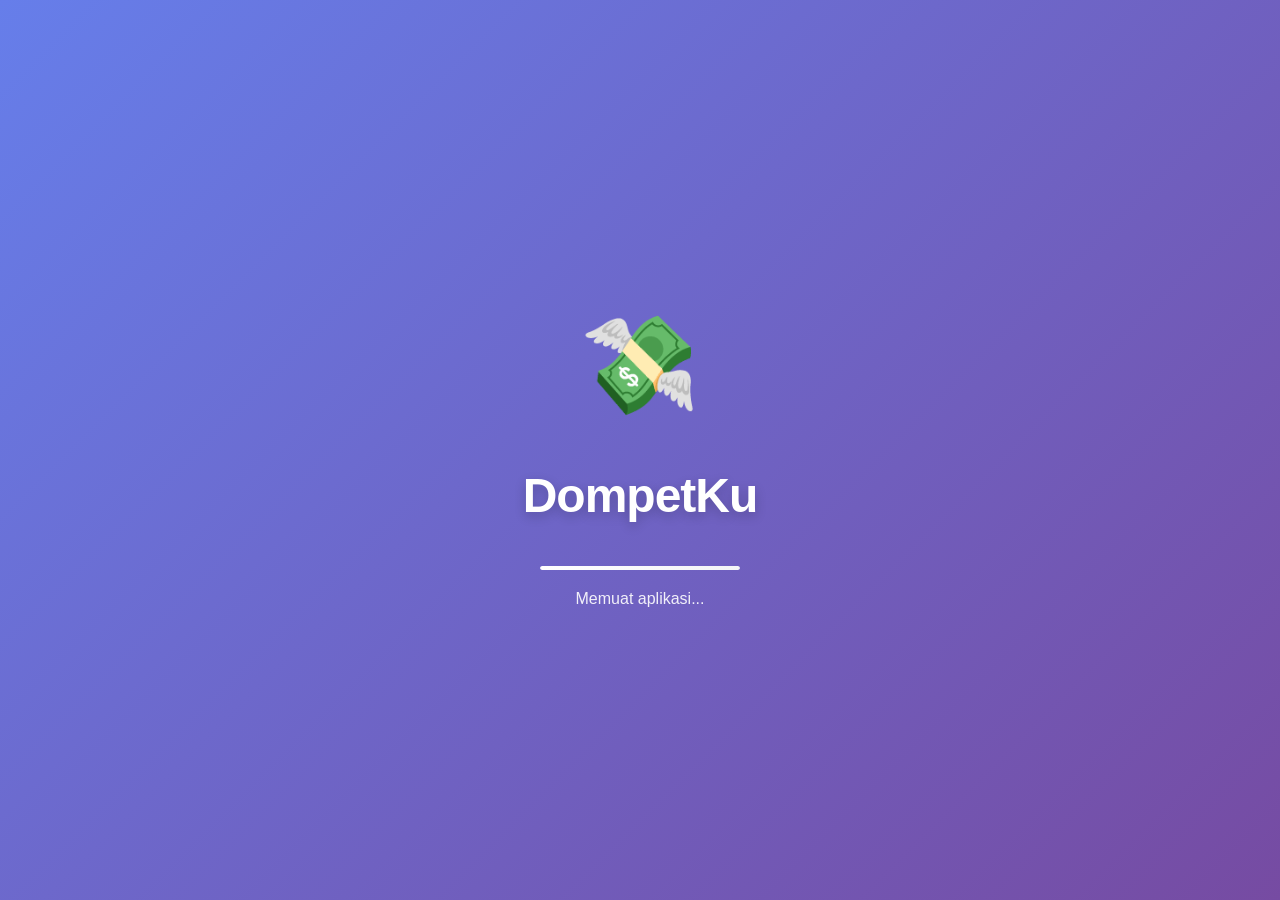
<file: index.html>
<!DOCTYPE html>
<html lang="id">
<head>
  <meta charset="UTF-8" />
  <meta name="viewport" content="width=device-width, initial-scale=1.0" />
  <meta name="description" content="DompetKu - Aplikasi pencatat pengeluaran untuk mahasiswa" />
  <meta name="theme-color" content="#7C3AED" />
  <meta name="apple-mobile-web-app-capable" content="yes" />
  <meta name="apple-mobile-web-app-status-bar-style" content="default" />
  <meta name="apple-mobile-web-app-title" content="DompetKu" />
  <title>DompetKu 💸</title>
  <link rel="manifest" href="manifest.json" />
  <link rel="icon" type="image/png" href="icons/icon-192.png" />
  <link rel="apple-touch-icon" href="icons/icon-192.png" />
  <link rel="stylesheet" href="style.css" />
</head>
<body>

  <!-- Splash Screen / Loading Screen -->
  <div id="splashScreen" class="splash-screen">
    <div class="splash-content">
      <div class="splash-logo">
        <div class="splash-icon">💸</div>
        <h1 class="splash-title">DompetKu</h1>
      </div>
      <div class="splash-loader">
        <div class="loader-bar"></div>
      </div>
      <p class="splash-text">Memuat aplikasi...</p>
    </div>
  </div>

  <!-- Header -->
  <header class="header">
    <div class="header-inner">
      <div class="logo">
        <span class="logo-icon">💸</span>
        <span class="logo-text">DompetKu</span>
      </div>
      <div class="header-actions">
        <button class="btn-icon" id="themeToggle" title="Toggle tema" aria-label="Toggle tema">🌙</button>
        <button class="btn-icon" id="exportBtn" title="Export CSV">📥</button>
      </div>
    </div>
  </header>

  <main class="main-container">
    
    <!-- Dashboard Page -->
    <div id="dashboardPage" class="page active">
      <div class="page-header">
        <h1 class="page-title">Dashboard</h1>
        <p class="page-subtitle">Ringkasan keuangan Anda</p>
      </div>

      <!-- Summary Cards -->
      <section class="summary-section">
        <div class="summary-card card-total">
          <div class="card-icon">💰</div>
          <div class="card-content">
            <div class="card-label">Total Pengeluaran</div>
            <div class="card-amount" id="totalExpense">Rp 0</div>
            <div class="card-sub" id="totalCount">0 transaksi</div>
          </div>
        </div>
        <div class="summary-card card-today">
          <div class="card-icon">📅</div>
          <div class="card-content">
            <div class="card-label">Hari Ini</div>
            <div class="card-amount" id="todayExpense">Rp 0</div>
            <div class="card-sub" id="todayCount">0 transaksi</div>
          </div>
        </div>
        <div class="summary-card card-month">
          <div class="card-icon">📊</div>
          <div class="card-content">
            <div class="card-label">Bulan Ini</div>
            <div class="card-amount" id="monthExpense">Rp 0</div>
            <div class="card-sub" id="monthCount">0 transaksi</div>
          </div>
        </div>
        <div class="summary-card card-top">
          <div class="card-icon">🏆</div>
          <div class="card-content">
            <div class="card-label">Kategori Terbanyak</div>
            <div class="card-amount card-amount--sm" id="topCategory">—</div>
            <div class="card-sub" id="topCategoryAmount">Rp 0</div>
          </div>
        </div>
      </section>

      <!-- Recent Transactions -->
      <section class="recent-section">
        <div class="section-header">
          <h2 class="section-title">Transaksi Terbaru</h2>
          <button class="btn-link" onclick="switchPage('transactionsPage')">Lihat Semua →</button>
        </div>
        <div id="recentList" class="expense-list">
          <!-- Recent items (max 5) -->
        </div>
      </section>
    </div>

    <!-- Transactions Page -->
    <div id="transactionsPage" class="page">
      <div class="page-header">
        <h1 class="page-title">Transaksi</h1>
        <p class="page-subtitle">Semua riwayat pengeluaran</p>
      </div>

      <!-- Search & Filter -->
      <div class="search-filter-section">
        <div class="search-wrap">
          <span class="search-icon">🔍</span>
          <input
            type="text"
            id="searchInput"
            placeholder="Cari transaksi..."
            autocomplete="off"
          />
        </div>
        <div class="filter-chips" id="filterChips">
          <button class="chip chip--active" data-filter="all">Semua</button>
          <button class="chip" data-filter="Makanan">🍜 Makanan</button>
          <button class="chip" data-filter="Transportasi">🚌 Transportasi</button>
          <button class="chip" data-filter="Tugas/Kuliah">📚 Kuliah</button>
          <button class="chip" data-filter="Hiburan">🎮 Hiburan</button>
          <button class="chip" data-filter="Kesehatan">💊 Kesehatan</button>
          <button class="chip" data-filter="Lainnya">📦 Lainnya</button>
        </div>
      </div>

      <!-- Transactions List -->
      <div id="expenseList" class="expense-list">
        <!-- All items -->
      </div>
      <div id="emptyState" class="empty-state hidden">
        <div class="empty-icon">🎓</div>
        <p class="empty-title">Belum ada transaksi</p>
        <p class="empty-sub">Tap tombol + untuk menambah transaksi pertama!</p>
      </div>
    </div>

    <!-- Statistics Page -->
    <div id="statisticsPage" class="page">
      <div class="page-header">
        <h1 class="page-title">Statistik</h1>
        <p class="page-subtitle">Analisis pengeluaran Anda</p>
      </div>

      <!-- Category Stats -->
      <section class="stats-section">
        <h3 class="stats-title">Pengeluaran per Kategori</h3>
        <div id="categoryStats" class="category-stats">
          <!-- Category breakdown -->
        </div>
      </section>

      <!-- Monthly Trend -->
      <section class="stats-section">
        <h3 class="stats-title">Tren Bulanan</h3>
        <div id="monthlyStats" class="monthly-stats">
          <!-- Monthly data -->
        </div>
      </section>
    </div>

    <!-- Settings Page -->
    <div id="settingsPage" class="page">
      <div class="page-header">
        <h1 class="page-title">Pengaturan</h1>
        <p class="page-subtitle">Kelola aplikasi Anda</p>
      </div>

      <div class="settings-section">
        <div class="setting-item">
          <div class="setting-info">
            <div class="setting-icon">🌙</div>
            <div class="setting-text">
              <div class="setting-label">Mode Gelap</div>
              <div class="setting-desc">Aktifkan tema gelap</div>
            </div>
          </div>
          <label class="toggle-switch">
            <input type="checkbox" id="darkModeToggle">
            <span class="toggle-slider"></span>
          </label>
        </div>

        <div class="setting-item" onclick="document.getElementById('exportBtn').click()">
          <div class="setting-info">
            <div class="setting-icon">📥</div>
            <div class="setting-text">
              <div class="setting-label">Export Data</div>
              <div class="setting-desc">Download data ke CSV</div>
            </div>
          </div>
          <span class="setting-arrow">→</span>
        </div>

        <div class="setting-item" id="clearAllBtn">
          <div class="setting-info">
            <div class="setting-icon">🗑️</div>
            <div class="setting-text">
              <div class="setting-label">Hapus Semua Data</div>
              <div class="setting-desc">Hapus semua transaksi</div>
            </div>
          </div>
          <span class="setting-arrow">→</span>
        </div>

        <div class="setting-item">
          <div class="setting-info">
            <div class="setting-icon">ℹ️</div>
            <div class="setting-text">
              <div class="setting-label">Tentang Aplikasi</div>
              <div class="setting-desc">DompetKu v1.0.0</div>
            </div>
          </div>
        </div>
      </div>
    </div>

  </main>

  <!-- Floating Action Button -->
  <button class="fab" id="fabBtn" aria-label="Tambah transaksi">
    <span class="fab-icon">+</span>
  </button>

  <!-- Bottom Navigation -->
  <nav class="bottom-nav">
    <button class="nav-item active" data-page="dashboardPage">
      <span class="nav-icon">🏠</span>
      <span class="nav-label">Beranda</span>
    </button>
    <button class="nav-item" data-page="transactionsPage">
      <span class="nav-icon">📋</span>
      <span class="nav-label">Transaksi</span>
    </button>
    <button class="nav-item" data-page="statisticsPage">
      <span class="nav-icon">📊</span>
      <span class="nav-label">Statistik</span>
    </button>
    <button class="nav-item" data-page="settingsPage">
      <span class="nav-icon">⚙️</span>
      <span class="nav-label">Pengaturan</span>
    </button>
  </nav>

  <!-- Add Transaction Modal -->
  <div id="addModal" class="modal-overlay">
    <div class="modal-container">
      <div class="modal-header">
        <h2 class="modal-title">Tambah Transaksi</h2>
        <button class="modal-close" id="closeModal" aria-label="Tutup">×</button>
      </div>
      <form id="expenseForm" class="modal-body" novalidate>
        <div class="form-group">
          <label for="expenseName">Nama Pengeluaran</label>
          <input
            type="text"
            id="expenseName"
            placeholder="Contoh: Makan siang"
            autocomplete="off"
            maxlength="60"
            required
          />
          <span class="field-error" id="nameError"></span>
        </div>

        <div class="form-group">
          <label for="expenseAmount">Nominal</label>
          <div class="input-prefix-wrap">
            <span class="input-prefix">Rp</span>
            <input
              type="text"
              id="expenseAmount"
              placeholder="0"
              inputmode="numeric"
              autocomplete="off"
              required
            />
          </div>
          <span class="field-error" id="amountError"></span>
        </div>

        <div class="form-group">
          <label for="expenseCategory">Kategori</label>
          <div class="select-wrap">
            <select id="expenseCategory" required>
              <option value="" disabled selected>Pilih kategori...</option>
              <option value="Makanan">🍜 Makanan</option>
              <option value="Transportasi">🚌 Transportasi</option>
              <option value="Tugas/Kuliah">📚 Tugas / Kuliah</option>
              <option value="Hiburan">🎮 Hiburan</option>
              <option value="Kesehatan">💊 Kesehatan</option>
              <option value="Lainnya">📦 Lainnya</option>
            </select>
            <span class="select-arrow">▾</span>
          </div>
          <span class="field-error" id="categoryError"></span>
        </div>

        <div class="form-group">
          <label for="expenseDate">Tanggal</label>
          <input type="date" id="expenseDate" required />
          <span class="field-error" id="dateError"></span>
        </div>

        <div class="form-group">
          <label for="expenseNoteInput">Catatan (opsional)</label>
          <textarea
            id="expenseNoteInput"
            placeholder="Tambahkan catatan..."
            maxlength="100"
            rows="3"
          ></textarea>
        </div>

        <button type="submit" class="btn-submit">
          <span>💾 Simpan Transaksi</span>
        </button>
      </form>
    </div>
  </div>

  <!-- Toast Notification -->
  <div id="toast" class="toast" role="alert" aria-live="assertive"></div>

  <!-- Confirm Modal -->
  <div id="confirmModal" class="modal-overlay" role="dialog" aria-modal="true" aria-labelledby="modalTitle">
    <div class="modal-box glass-card">
      <div class="modal-icon">⚠️</div>
      <h3 class="modal-title" id="modalTitle">Hapus Pengeluaran?</h3>
      <p class="modal-body" id="modalBody">Tindakan ini tidak dapat dibatalkan.</p>
      <div class="modal-actions">
        <button class="btn-modal btn-modal--cancel" id="modalCancel">Batal</button>
        <button class="btn-modal btn-modal--confirm" id="modalConfirm">Hapus</button>
      </div>
    </div>
  </div>

  <script src="script.js"></script>
</body>
</html>
</file>
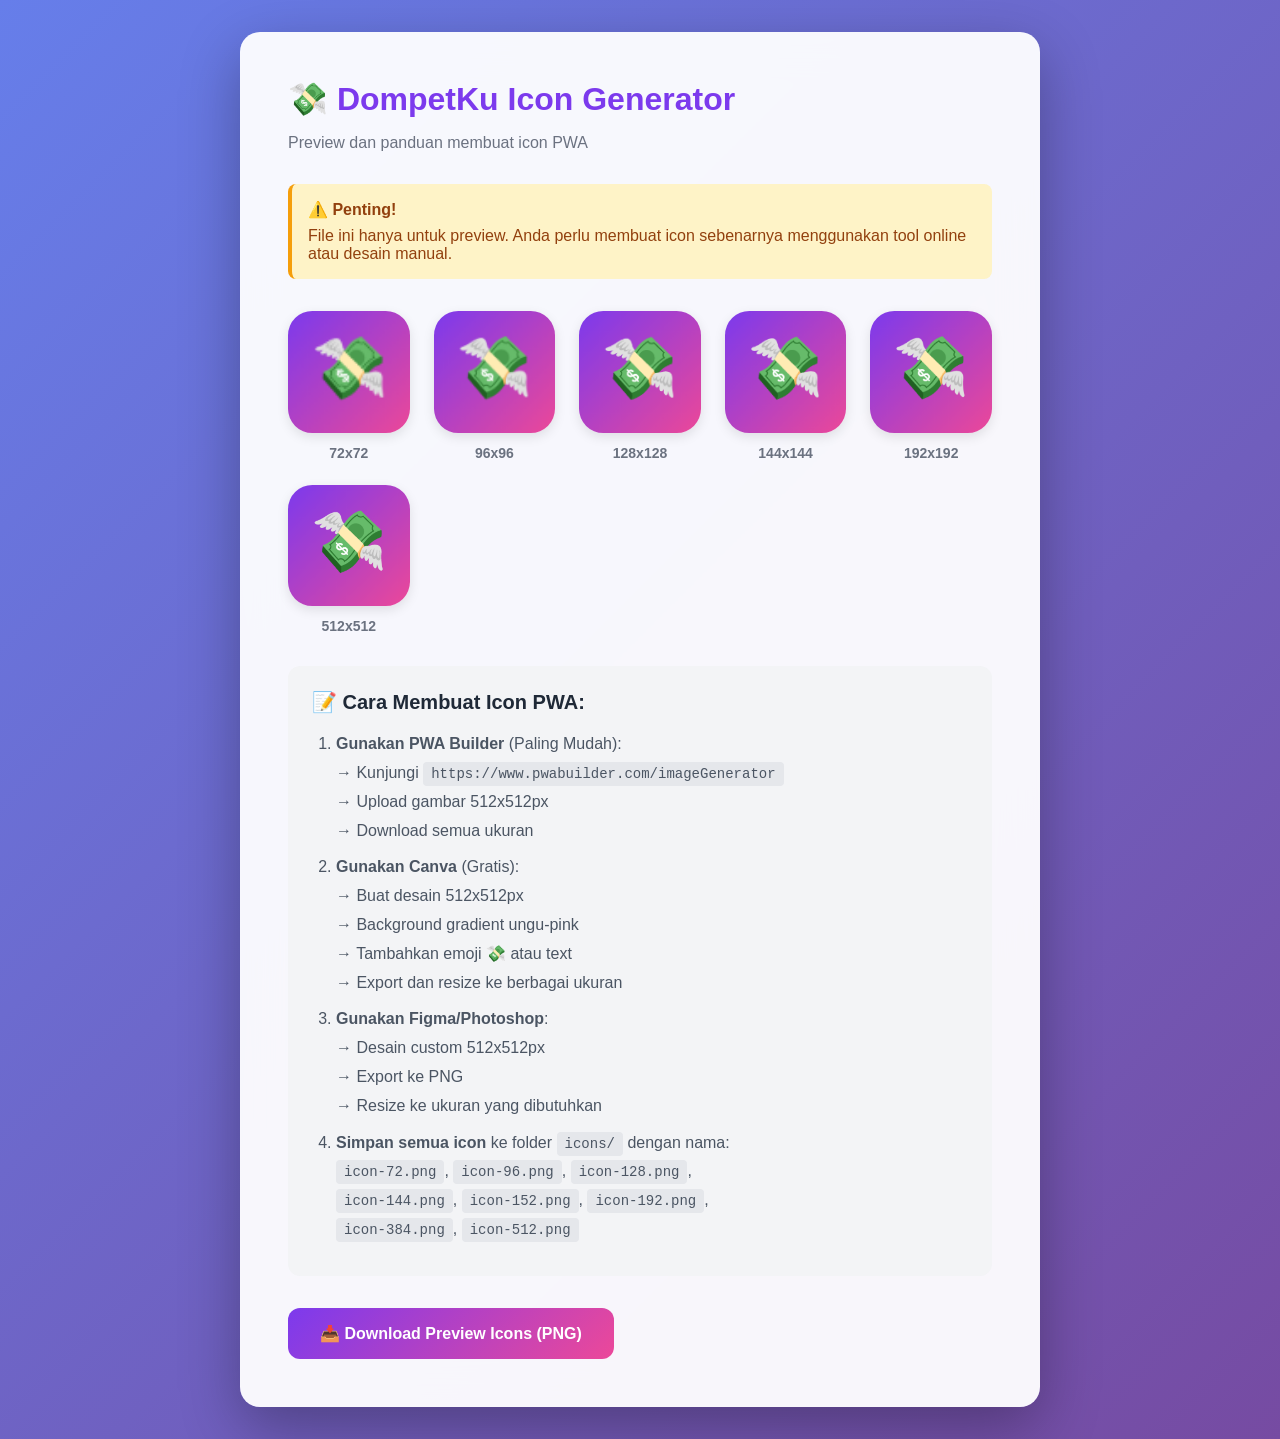
<file: icon-generator.html>
<!DOCTYPE html>
<html lang="id">
<head>
  <meta charset="UTF-8">
  <meta name="viewport" content="width=device-width, initial-scale=1.0">
  <title>DompetKu Icon Generator</title>
  <style>
    * {
      margin: 0;
      padding: 0;
      box-sizing: border-box;
    }
    
    body {
      font-family: -apple-system, BlinkMacSystemFont, 'Segoe UI', Roboto, sans-serif;
      background: linear-gradient(135deg, #667eea 0%, #764ba2 100%);
      min-height: 100vh;
      display: flex;
      align-items: center;
      justify-content: center;
      padding: 2rem;
    }
    
    .container {
      background: rgba(255, 255, 255, 0.95);
      backdrop-filter: blur(20px);
      border-radius: 20px;
      padding: 3rem;
      max-width: 800px;
      width: 100%;
      box-shadow: 0 20px 60px rgba(0, 0, 0, 0.3);
    }
    
    h1 {
      color: #7C3AED;
      margin-bottom: 1rem;
      font-size: 2rem;
    }
    
    .subtitle {
      color: #6B7280;
      margin-bottom: 2rem;
    }
    
    .preview-grid {
      display: grid;
      grid-template-columns: repeat(auto-fit, minmax(120px, 1fr));
      gap: 1.5rem;
      margin-bottom: 2rem;
    }
    
    .preview-item {
      text-align: center;
    }
    
    .icon-preview {
      width: 100%;
      aspect-ratio: 1;
      border-radius: 20%;
      margin-bottom: 0.5rem;
      box-shadow: 0 4px 12px rgba(0, 0, 0, 0.1);
    }
    
    .icon-label {
      font-size: 0.875rem;
      color: #6B7280;
      font-weight: 600;
    }
    
    .instructions {
      background: #F3F4F6;
      border-radius: 12px;
      padding: 1.5rem;
      margin-bottom: 2rem;
    }
    
    .instructions h3 {
      color: #1F2937;
      margin-bottom: 1rem;
      font-size: 1.25rem;
    }
    
    .instructions ol {
      margin-left: 1.5rem;
      color: #4B5563;
      line-height: 1.8;
    }
    
    .instructions li {
      margin-bottom: 0.5rem;
    }
    
    .btn-download {
      display: inline-block;
      padding: 1rem 2rem;
      background: linear-gradient(135deg, #7C3AED, #EC4899);
      color: white;
      text-decoration: none;
      border-radius: 12px;
      font-weight: 700;
      transition: transform 0.3s;
      border: none;
      cursor: pointer;
      font-size: 1rem;
    }
    
    .btn-download:hover {
      transform: translateY(-2px);
      box-shadow: 0 10px 20px rgba(124, 58, 237, 0.3);
    }
    
    .alert {
      background: #FEF3C7;
      border-left: 4px solid #F59E0B;
      padding: 1rem;
      border-radius: 8px;
      margin-bottom: 2rem;
      color: #92400E;
    }
    
    .alert strong {
      display: block;
      margin-bottom: 0.5rem;
    }
    
    code {
      background: #E5E7EB;
      padding: 0.25rem 0.5rem;
      border-radius: 4px;
      font-family: 'Courier New', monospace;
      font-size: 0.875rem;
    }
  </style>
</head>
<body>
  <div class="container">
    <h1>💸 DompetKu Icon Generator</h1>
    <p class="subtitle">Preview dan panduan membuat icon PWA</p>
    
    <div class="alert">
      <strong>⚠️ Penting!</strong>
      File ini hanya untuk preview. Anda perlu membuat icon sebenarnya menggunakan tool online atau desain manual.
    </div>
    
    <div class="preview-grid">
      <div class="preview-item">
        <canvas class="icon-preview" id="icon72" width="72" height="72"></canvas>
        <div class="icon-label">72x72</div>
      </div>
      <div class="preview-item">
        <canvas class="icon-preview" id="icon96" width="96" height="96"></canvas>
        <div class="icon-label">96x96</div>
      </div>
      <div class="preview-item">
        <canvas class="icon-preview" id="icon128" width="128" height="128"></canvas>
        <div class="icon-label">128x128</div>
      </div>
      <div class="preview-item">
        <canvas class="icon-preview" id="icon144" width="144" height="144"></canvas>
        <div class="icon-label">144x144</div>
      </div>
      <div class="preview-item">
        <canvas class="icon-preview" id="icon192" width="192" height="192"></canvas>
        <div class="icon-label">192x192</div>
      </div>
      <div class="preview-item">
        <canvas class="icon-preview" id="icon512" width="512" height="512"></canvas>
        <div class="icon-label">512x512</div>
      </div>
    </div>
    
    <div class="instructions">
      <h3>📝 Cara Membuat Icon PWA:</h3>
      <ol>
        <li><strong>Gunakan PWA Builder</strong> (Paling Mudah):
          <br>→ Kunjungi <code>https://www.pwabuilder.com/imageGenerator</code>
          <br>→ Upload gambar 512x512px
          <br>→ Download semua ukuran
        </li>
        <li><strong>Gunakan Canva</strong> (Gratis):
          <br>→ Buat desain 512x512px
          <br>→ Background gradient ungu-pink
          <br>→ Tambahkan emoji 💸 atau text
          <br>→ Export dan resize ke berbagai ukuran
        </li>
        <li><strong>Gunakan Figma/Photoshop</strong>:
          <br>→ Desain custom 512x512px
          <br>→ Export ke PNG
          <br>→ Resize ke ukuran yang dibutuhkan
        </li>
        <li><strong>Simpan semua icon</strong> ke folder <code>icons/</code> dengan nama:
          <br><code>icon-72.png</code>, <code>icon-96.png</code>, <code>icon-128.png</code>, 
          <br><code>icon-144.png</code>, <code>icon-152.png</code>, <code>icon-192.png</code>,
          <br><code>icon-384.png</code>, <code>icon-512.png</code>
        </li>
      </ol>
    </div>
    
    <button class="btn-download" onclick="downloadAllIcons()">
      📥 Download Preview Icons (PNG)
    </button>
  </div>
  
  <script>
    // Generate preview icons
    const sizes = [
      { id: 'icon72', size: 72 },
      { id: 'icon96', size: 96 },
      { id: 'icon128', size: 128 },
      { id: 'icon144', size: 144 },
      { id: 'icon192', size: 192 },
      { id: 'icon512', size: 512 }
    ];
    
    sizes.forEach(({ id, size }) => {
      const canvas = document.getElementById(id);
      const ctx = canvas.getContext('2d');
      
      // Gradient background
      const gradient = ctx.createLinearGradient(0, 0, size, size);
      gradient.addColorStop(0, '#7C3AED');
      gradient.addColorStop(1, '#EC4899');
      ctx.fillStyle = gradient;
      ctx.fillRect(0, 0, size, size);
      
      // Emoji
      ctx.font = `${size * 0.5}px Arial`;
      ctx.textAlign = 'center';
      ctx.textBaseline = 'middle';
      ctx.fillText('💸', size / 2, size / 2);
    });
    
    // Download function
    function downloadAllIcons() {
      sizes.forEach(({ id, size }) => {
        const canvas = document.getElementById(id);
        canvas.toBlob((blob) => {
          const url = URL.createObjectURL(blob);
          const a = document.createElement('a');
          a.href = url;
          a.download = `icon-${size}.png`;
          a.click();
          URL.revokeObjectURL(url);
        });
      });
      
      alert('Download dimulai! Simpan semua file ke folder icons/\n\nCatatan: Icon ini hanya placeholder. Untuk hasil terbaik, gunakan tool desain profesional.');
    }
  </script>
</body>
</html>
</file>
<file: style.css>
/* ========================================
   DompetKu - Modern Glassmorphism Design
   ======================================== */

/* Splash Screen / Loading Screen */
.splash-screen {
  position: fixed;
  inset: 0;
  background: linear-gradient(135deg, #667eea 0%, #764ba2 100%);
  display: flex;
  align-items: center;
  justify-content: center;
  z-index: 9999;
  transition: opacity 0.5s ease, visibility 0.5s ease;
}

.splash-screen.hidden {
  opacity: 0;
  visibility: hidden;
  pointer-events: none;
}

.splash-content {
  text-align: center;
  animation: splashFadeIn 0.6s ease;
}

@keyframes splashFadeIn {
  from {
    opacity: 0;
    transform: translateY(20px);
  }
  to {
    opacity: 1;
    transform: translateY(0);
  }
}

.splash-logo {
  margin-bottom: 2rem;
}

.splash-icon {
  font-size: 6rem;
  margin-bottom: 1rem;
  animation: splashBounce 1s ease infinite;
}

@keyframes splashBounce {
  0%, 100% {
    transform: translateY(0) scale(1);
  }
  50% {
    transform: translateY(-20px) scale(1.1);
  }
}

.splash-title {
  font-size: 3rem;
  font-weight: 700;
  color: white;
  margin: 0;
  text-shadow: 0 4px 12px rgba(0, 0, 0, 0.2);
  letter-spacing: -1px;
}

.splash-loader {
  width: 200px;
  height: 4px;
  background: rgba(255, 255, 255, 0.2);
  border-radius: 2px;
  overflow: hidden;
  margin: 0 auto 1rem;
}

.loader-bar {
  height: 100%;
  background: linear-gradient(90deg, #FFFFFF, #F3F4F6);
  border-radius: 2px;
  animation: loaderProgress 1.5s ease-in-out infinite;
  box-shadow: 0 0 10px rgba(255, 255, 255, 0.5);
}

@keyframes loaderProgress {
  0% {
    width: 0%;
    margin-left: 0;
  }
  50% {
    width: 70%;
    margin-left: 0;
  }
  100% {
    width: 0%;
    margin-left: 100%;
  }
}

.splash-text {
  color: rgba(255, 255, 255, 0.9);
  font-size: 1rem;
  font-weight: 500;
  margin: 0;
  animation: splashPulse 1.5s ease-in-out infinite;
}

@keyframes splashPulse {
  0%, 100% {
    opacity: 0.7;
  }
  50% {
    opacity: 1;
  }
}

/* CSS Variables */
:root {
  --primary: #7C3AED;
  --primary-dark: #6D28D9;
  --primary-light: #A78BFA;
  --secondary: #EC4899;
  --accent: #F59E0B;
  --success: #10B981;
  --danger: #EF4444;
  --warning: #F59E0B;
  
  --bg-primary: #F3F4F6;
  --bg-secondary: #FFFFFF;
  --bg-glass: rgba(255, 255, 255, 0.7);
  --bg-glass-dark: rgba(255, 255, 255, 0.9);
  
  --text-primary: #1F2937;
  --text-secondary: #6B7280;
  --text-light: #9CA3AF;
  
  --border-color: #E5E7EB;
  --shadow-sm: 0 1px 2px 0 rgba(0, 0, 0, 0.05);
  --shadow-md: 0 4px 6px -1px rgba(0, 0, 0, 0.1);
  --shadow-lg: 0 10px 15px -3px rgba(0, 0, 0, 0.1);
  --shadow-xl: 0 20px 25px -5px rgba(0, 0, 0, 0.1);
  
  --radius-sm: 8px;
  --radius-md: 12px;
  --radius-lg: 16px;
  --radius-xl: 20px;
  
  --transition: all 0.3s cubic-bezier(0.4, 0, 0.2, 1);
  --transition-fast: all 0.15s ease;
}

/* Dark Theme */
body.dark-theme {
  --bg-primary: #111827;
  --bg-secondary: #1F2937;
  --bg-glass: rgba(31, 41, 55, 0.7);
  --bg-glass-dark: rgba(31, 41, 55, 0.9);
  
  --text-primary: #F9FAFB;
  --text-secondary: #D1D5DB;
  --text-light: #9CA3AF;
  
  --border-color: #374151;
}

/* Reset & Base */
* {
  margin: 0;
  padding: 0;
  box-sizing: border-box;
}

html {
  font-size: 16px;
  scroll-behavior: smooth;
}

body {
  font-family: -apple-system, BlinkMacSystemFont, 'Segoe UI', Roboto, 'Helvetica Neue', Arial, sans-serif;
  background: linear-gradient(135deg, #667eea 0%, #764ba2 100%);
  background-attachment: fixed;
  color: var(--text-primary);
  line-height: 1.6;
  min-height: 100vh;
  overflow-x: hidden;
}

/* Header */
.header {
  background: var(--bg-glass);
  backdrop-filter: blur(20px);
  -webkit-backdrop-filter: blur(20px);
  border-bottom: 1px solid var(--border-color);
  position: sticky;
  top: 0;
  z-index: 100;
  box-shadow: var(--shadow-md);
  animation: slideDown 0.5s ease;
}

@keyframes slideDown {
  from {
    transform: translateY(-100%);
    opacity: 0;
  }
  to {
    transform: translateY(0);
    opacity: 1;
  }
}

.header-inner {
  max-width: 1200px;
  margin: 0 auto;
  padding: 1rem 1.5rem;
  display: flex;
  justify-content: space-between;
  align-items: center;
}

.logo {
  display: flex;
  align-items: center;
  gap: 0.5rem;
  font-size: 1.5rem;
  font-weight: 700;
  color: var(--primary);
}

.logo-icon {
  font-size: 2rem;
  animation: bounce 2s infinite;
}

@keyframes bounce {
  0%, 100% { transform: translateY(0); }
  50% { transform: translateY(-5px); }
}

.logo-text {
  background: linear-gradient(135deg, var(--primary), var(--secondary));
  -webkit-background-clip: text;
  -webkit-text-fill-color: transparent;
  background-clip: text;
}

.header-actions {
  display: flex;
  gap: 0.75rem;
  align-items: center;
}

.btn-icon {
  width: 40px;
  height: 40px;
  border-radius: var(--radius-md);
  border: none;
  background: var(--bg-glass-dark);
  cursor: pointer;
  font-size: 1.25rem;
  display: flex;
  align-items: center;
  justify-content: center;
  transition: var(--transition);
  box-shadow: var(--shadow-sm);
}

.btn-icon:hover {
  transform: scale(1.1) rotate(15deg);
  box-shadow: var(--shadow-md);
}

.btn-export {
  display: flex;
  align-items: center;
  gap: 0.5rem;
  padding: 0.5rem 1rem;
  border-radius: var(--radius-md);
  border: none;
  background: linear-gradient(135deg, var(--primary), var(--primary-dark));
  color: white;
  font-weight: 600;
  cursor: pointer;
  transition: var(--transition);
  box-shadow: var(--shadow-md);
}

.btn-export:hover {
  transform: translateY(-2px);
  box-shadow: var(--shadow-lg);
}

.btn-export:active {
  transform: translateY(0);
}

.btn-export-icon {
  font-size: 1.25rem;
}

/* Main Container */
.main-container {
  max-width: 1200px;
  margin: 0 auto;
  padding: 1rem 1rem 6rem; /* Extra bottom padding for bottom nav */
  animation: fadeIn 0.6s ease;
  min-height: calc(100vh - 60px - 70px); /* viewport - header - bottom nav */
}

@keyframes fadeIn {
  from {
    opacity: 0;
    transform: translateY(20px);
  }
  to {
    opacity: 1;
    transform: translateY(0);
  }
}

/* Page System */
.page {
  display: none;
  animation: pageSlideIn 0.3s ease;
}

.page.active {
  display: block;
}

@keyframes pageSlideIn {
  from {
    opacity: 0;
    transform: translateX(20px);
  }
  to {
    opacity: 1;
    transform: translateX(0);
  }
}

.page-header {
  margin-bottom: 1.5rem;
}

.page-title {
  font-size: 1.75rem;
  font-weight: 700;
  color: var(--text-primary);
  margin-bottom: 0.25rem;
}

.page-subtitle {
  font-size: 0.875rem;
  color: var(--text-secondary);
}

/* Summary Section */
.summary-section {
  display: grid;
  grid-template-columns: repeat(auto-fit, minmax(250px, 1fr));
  gap: 1.5rem;
  margin-bottom: 2rem;
}

.summary-card {
  background: var(--bg-glass);
  backdrop-filter: blur(20px);
  -webkit-backdrop-filter: blur(20px);
  border-radius: var(--radius-lg);
  padding: 1.5rem;
  border: 2px solid rgba(255, 255, 255, 0.3);
  box-shadow: var(--shadow-lg);
  transition: var(--transition);
  position: relative;
  overflow: hidden;
}

.summary-card::before {
  content: '';
  position: absolute;
  top: 0;
  left: 0;
  width: 100%;
  height: 4px;
  background: linear-gradient(90deg, var(--primary), var(--secondary));
}

.summary-card:hover {
  transform: translateY(-5px);
  box-shadow: var(--shadow-xl);
  border-color: rgba(255, 255, 255, 0.5);
}

.card-label {
  font-size: 0.875rem;
  color: var(--text-secondary);
  font-weight: 500;
  margin-bottom: 0.5rem;
  text-transform: uppercase;
  letter-spacing: 0.5px;
}

.card-amount {
  font-size: 1.75rem;
  font-weight: 700;
  color: var(--primary);
  margin-bottom: 0.25rem;
  word-break: break-word;
}

.card-amount--sm {
  font-size: 1.25rem;
}

.card-sub {
  font-size: 0.875rem;
  color: var(--text-light);
}

.card-total .card-amount {
  color: var(--primary);
}

.card-today .card-amount {
  color: var(--secondary);
}

.card-top .card-amount {
  color: var(--accent);
}

/* Glass Card */
.glass-card {
  background: var(--bg-glass);
  backdrop-filter: blur(20px);
  -webkit-backdrop-filter: blur(20px);
  border-radius: var(--radius-lg);
  border: 2px solid rgba(255, 255, 255, 0.3);
  box-shadow: var(--shadow-lg);
  padding: 2rem;
  margin-bottom: 2rem;
}

/* Form Section */
.section-title {
  display: flex;
  align-items: center;
  gap: 0.5rem;
  font-size: 1.5rem;
  font-weight: 700;
  color: var(--text-primary);
  margin-bottom: 1.5rem;
}

.section-icon {
  font-size: 1.75rem;
}

.form-grid {
  display: grid;
  grid-template-columns: repeat(auto-fit, minmax(200px, 1fr));
  gap: 1.25rem;
  margin-bottom: 1.25rem;
}

.form-group {
  display: flex;
  flex-direction: column;
  gap: 0.5rem;
}

.form-group label {
  font-size: 0.875rem;
  font-weight: 600;
  color: var(--text-secondary);
  text-transform: uppercase;
  letter-spacing: 0.5px;
}

.form-group input,
.form-group select {
  padding: 0.75rem 1rem;
  border-radius: var(--radius-md);
  border: 2px solid var(--border-color);
  background: var(--bg-secondary);
  color: var(--text-primary);
  font-size: 1rem;
  transition: var(--transition);
  font-family: inherit;
}

.form-group input:focus,
.form-group select:focus {
  outline: none;
  border-color: var(--primary);
  box-shadow: 0 0 0 3px rgba(124, 58, 237, 0.1);
  transform: translateY(-2px);
}

.form-group input::placeholder {
  color: var(--text-light);
}

.input-prefix-wrap {
  position: relative;
  display: flex;
  align-items: center;
}

.input-prefix {
  position: absolute;
  left: 1rem;
  font-weight: 600;
  color: var(--text-secondary);
  pointer-events: none;
}

.input-prefix-wrap input {
  padding-left: 3rem;
}

.select-wrap {
  position: relative;
}

.select-arrow {
  position: absolute;
  right: 1rem;
  top: 50%;
  transform: translateY(-50%);
  pointer-events: none;
  color: var(--text-secondary);
  font-size: 1.25rem;
}

.form-group select {
  appearance: none;
  cursor: pointer;
  padding-right: 2.5rem;
}

.field-error {
  font-size: 0.75rem;
  color: var(--danger);
  min-height: 1rem;
  display: block;
}

.form-note {
  margin-bottom: 1.5rem;
}

.form-note label {
  display: block;
  font-size: 0.875rem;
  font-weight: 600;
  color: var(--text-secondary);
  text-transform: uppercase;
  letter-spacing: 0.5px;
  margin-bottom: 0.5rem;
}

.form-note input {
  width: 100%;
  padding: 0.75rem 1rem;
  border-radius: var(--radius-md);
  border: 2px solid var(--border-color);
  background: var(--bg-secondary);
  color: var(--text-primary);
  font-size: 1rem;
  transition: var(--transition);
  font-family: inherit;
}

.form-note input:focus {
  outline: none;
  border-color: var(--primary);
  box-shadow: 0 0 0 3px rgba(124, 58, 237, 0.1);
}

.btn-submit {
  width: 100%;
  padding: 1rem 2rem;
  border-radius: var(--radius-md);
  border: none;
  background: linear-gradient(135deg, var(--primary), var(--secondary));
  color: white;
  font-size: 1.125rem;
  font-weight: 700;
  cursor: pointer;
  display: flex;
  align-items: center;
  justify-content: center;
  gap: 0.75rem;
  transition: var(--transition);
  box-shadow: var(--shadow-lg);
}

.btn-submit:hover {
  transform: translateY(-3px);
  box-shadow: var(--shadow-xl);
}

.btn-submit:active {
  transform: translateY(-1px);
}

.btn-submit-icon {
  font-size: 1.5rem;
}

/* Filter Section */
.filter-section {
  margin-bottom: 2rem;
}

.search-wrap {
  position: relative;
  margin-bottom: 1rem;
}

.search-icon {
  position: absolute;
  left: 1rem;
  top: 50%;
  transform: translateY(-50%);
  font-size: 1.25rem;
  pointer-events: none;
}

#searchInput {
  width: 100%;
  padding: 0.875rem 1rem 0.875rem 3rem;
  border-radius: var(--radius-md);
  border: 2px solid var(--border-color);
  background: var(--bg-glass);
  backdrop-filter: blur(20px);
  color: var(--text-primary);
  font-size: 1rem;
  transition: var(--transition);
  font-family: inherit;
}

#searchInput:focus {
  outline: none;
  border-color: var(--primary);
  box-shadow: 0 0 0 3px rgba(124, 58, 237, 0.1);
}

.filter-chips {
  display: flex;
  gap: 0.75rem;
  flex-wrap: wrap;
}

.chip {
  padding: 0.5rem 1rem;
  border-radius: var(--radius-xl);
  border: 2px solid var(--border-color);
  background: var(--bg-glass);
  backdrop-filter: blur(20px);
  color: var(--text-secondary);
  font-size: 0.875rem;
  font-weight: 600;
  cursor: pointer;
  transition: var(--transition);
  white-space: nowrap;
}

.chip:hover {
  border-color: var(--primary);
  transform: translateY(-2px);
  box-shadow: var(--shadow-md);
}

.chip--active {
  background: linear-gradient(135deg, var(--primary), var(--secondary));
  color: white;
  border-color: transparent;
}

/* History Section */
.history-header {
  display: flex;
  justify-content: space-between;
  align-items: center;
  margin-bottom: 1.5rem;
  flex-wrap: wrap;
  gap: 1rem;
}

.btn-clear {
  padding: 0.5rem 1rem;
  border-radius: var(--radius-md);
  border: 2px solid var(--danger);
  background: transparent;
  color: var(--danger);
  font-weight: 600;
  cursor: pointer;
  transition: var(--transition);
  font-size: 0.875rem;
}

.btn-clear:hover {
  background: var(--danger);
  color: white;
  transform: translateY(-2px);
  box-shadow: var(--shadow-md);
}

.expense-list {
  display: flex;
  flex-direction: column;
  gap: 1rem;
}

.expense-item {
  background: var(--bg-glass);
  backdrop-filter: blur(20px);
  -webkit-backdrop-filter: blur(20px);
  border-radius: var(--radius-lg);
  padding: 1.25rem;
  border: 2px solid rgba(255, 255, 255, 0.3);
  display: flex;
  justify-content: space-between;
  align-items: center;
  gap: 1rem;
  transition: var(--transition);
  animation: slideIn 0.3s ease;
  box-shadow: var(--shadow-md);
}

@keyframes slideIn {
  from {
    opacity: 0;
    transform: translateX(-20px);
  }
  to {
    opacity: 1;
    transform: translateX(0);
  }
}

.expense-item:hover {
  transform: translateX(5px);
  box-shadow: var(--shadow-lg);
  border-color: rgba(255, 255, 255, 0.5);
}

.expense-item.removing {
  animation: slideOut 0.3s ease forwards;
}

@keyframes slideOut {
  to {
    opacity: 0;
    transform: translateX(100%);
  }
}

.expense-info {
  flex: 1;
  min-width: 0;
}

.expense-header {
  display: flex;
  align-items: center;
  gap: 0.5rem;
  margin-bottom: 0.25rem;
  flex-wrap: wrap;
}

.expense-name {
  font-weight: 700;
  font-size: 1.125rem;
  color: var(--text-primary);
  word-break: break-word;
}

.expense-category {
  padding: 0.25rem 0.75rem;
  border-radius: var(--radius-xl);
  background: var(--primary-light);
  color: white;
  font-size: 0.75rem;
  font-weight: 600;
  white-space: nowrap;
}

.expense-meta {
  display: flex;
  gap: 1rem;
  font-size: 0.875rem;
  color: var(--text-secondary);
  flex-wrap: wrap;
}

.expense-date,
.expense-note {
  display: flex;
  align-items: center;
  gap: 0.25rem;
}

.expense-actions {
  display: flex;
  flex-direction: column;
  align-items: flex-end;
  gap: 0.5rem;
}

.expense-amount {
  font-size: 1.25rem;
  font-weight: 700;
  color: var(--secondary);
  white-space: nowrap;
}

.btn-delete {
  padding: 0.5rem 1rem;
  border-radius: var(--radius-md);
  border: none;
  background: var(--danger);
  color: white;
  font-weight: 600;
  cursor: pointer;
  transition: var(--transition);
  font-size: 0.875rem;
  box-shadow: var(--shadow-sm);
}

.btn-delete:hover {
  background: #DC2626;
  transform: scale(1.05);
  box-shadow: var(--shadow-md);
}

.btn-delete:active {
  transform: scale(0.98);
}

/* Empty State */
.empty-state {
  text-align: center;
  padding: 4rem 2rem;
  background: var(--bg-glass);
  backdrop-filter: blur(20px);
  border-radius: var(--radius-lg);
  border: 2px dashed var(--border-color);
}

.empty-state.hidden {
  display: none;
}

.empty-icon {
  font-size: 5rem;
  margin-bottom: 1rem;
  animation: float 3s ease-in-out infinite;
}

@keyframes float {
  0%, 100% { transform: translateY(0); }
  50% { transform: translateY(-10px); }
}

.empty-title {
  font-size: 1.5rem;
  font-weight: 700;
  color: var(--text-primary);
  margin-bottom: 0.5rem;
}

.empty-sub {
  font-size: 1rem;
  color: var(--text-secondary);
}

/* Toast Notification */
.toast {
  position: fixed;
  bottom: 2rem;
  right: 2rem;
  padding: 1rem 1.5rem;
  border-radius: var(--radius-md);
  background: var(--bg-glass-dark);
  backdrop-filter: blur(20px);
  color: var(--text-primary);
  font-weight: 600;
  box-shadow: var(--shadow-xl);
  border: 2px solid rgba(255, 255, 255, 0.3);
  transform: translateY(150%);
  transition: var(--transition);
  z-index: 1000;
  max-width: 90%;
}

.toast.show {
  transform: translateY(0);
}

.toast.success {
  border-left: 4px solid var(--success);
}

.toast.error {
  border-left: 4px solid var(--danger);
}

.toast.info {
  border-left: 4px solid var(--primary);
}

/* Modal */
.modal-overlay {
  position: fixed;
  inset: 0;
  background: rgba(0, 0, 0, 0.5);
  backdrop-filter: blur(5px);
  display: flex;
  align-items: center;
  justify-content: center;
  z-index: 2000;
  opacity: 0;
  pointer-events: none;
  transition: var(--transition);
  padding: 1rem;
}

.modal-overlay.show {
  opacity: 1;
  pointer-events: all;
}

.modal-box {
  max-width: 400px;
  width: 100%;
  padding: 2rem;
  text-align: center;
  transform: scale(0.9);
  transition: var(--transition);
}

.modal-overlay.show .modal-box {
  transform: scale(1);
}

.modal-icon {
  font-size: 4rem;
  margin-bottom: 1rem;
}

.modal-title {
  font-size: 1.5rem;
  font-weight: 700;
  color: var(--text-primary);
  margin-bottom: 0.5rem;
}

.modal-body {
  font-size: 1rem;
  color: var(--text-secondary);
  margin-bottom: 2rem;
}

.modal-actions {
  display: flex;
  gap: 1rem;
  justify-content: center;
}

.btn-modal {
  flex: 1;
  padding: 0.75rem 1.5rem;
  border-radius: var(--radius-md);
  border: none;
  font-weight: 600;
  cursor: pointer;
  transition: var(--transition);
  font-size: 1rem;
}

.btn-modal--cancel {
  background: var(--bg-secondary);
  color: var(--text-primary);
  border: 2px solid var(--border-color);
}

.btn-modal--cancel:hover {
  background: var(--border-color);
}

.btn-modal--confirm {
  background: var(--danger);
  color: white;
}

.btn-modal--confirm:hover {
  background: #DC2626;
  transform: translateY(-2px);
  box-shadow: var(--shadow-md);
}

/* Responsive Design */
@media (max-width: 768px) {
  .main-container {
    padding: 1rem 1rem 6rem;
  }
  
  .summary-section {
    grid-template-columns: repeat(2, 1fr);
  }
  
  .page-title {
    font-size: 1.5rem;
  }
  
  .fab {
    bottom: 80px;
    right: 1rem;
    width: 56px;
    height: 56px;
  }
  
  .fab-icon {
    font-size: 1.75rem;
  }
}

@media (max-width: 480px) {
  .header-inner {
    padding: 0.75rem 1rem;
  }
  
  .logo {
    font-size: 1.25rem;
  }
  
  .logo-icon {
    font-size: 1.5rem;
  }
  
  .btn-icon {
    width: 36px;
    height: 36px;
    font-size: 1.125rem;
  }
  
  .summary-section {
    grid-template-columns: 1fr;
    gap: 0.75rem;
  }
  
  .summary-card {
    padding: 1rem;
  }
  
  .card-icon {
    font-size: 2rem;
  }
  
  .card-amount {
    font-size: 1.125rem;
  }
  
  .page-title {
    font-size: 1.375rem;
  }
  
  .modal-container {
    max-width: 100%;
    margin: 0.5rem;
  }
  
  .modal-header {
    padding: 1rem;
  }
  
  .modal-title {
    font-size: 1.25rem;
  }
  
  .modal-body {
    padding: 1rem;
  }
  
  .nav-label {
    font-size: 0.7rem;
  }
  
  .nav-icon {
    font-size: 1.375rem;
  }
}

/* Print Styles */
@media print {
  body {
    background: white;
  }
  
  .header-actions,
  .btn-submit,
  .btn-delete,
  .btn-clear,
  .filter-section,
  .form-section,
  .fab,
  .bottom-nav {
    display: none;
  }
}

/* Bottom Navigation */
.bottom-nav {
  position: fixed;
  bottom: 0;
  left: 0;
  right: 0;
  background: var(--bg-glass-dark);
  backdrop-filter: blur(20px);
  -webkit-backdrop-filter: blur(20px);
  border-top: 1px solid var(--border-color);
  display: flex;
  justify-content: space-around;
  padding: 0.5rem 0;
  z-index: 100;
  box-shadow: 0 -2px 10px rgba(0, 0, 0, 0.1);
}

.nav-item {
  flex: 1;
  display: flex;
  flex-direction: column;
  align-items: center;
  gap: 0.25rem;
  padding: 0.5rem;
  border: none;
  background: transparent;
  color: var(--text-secondary);
  cursor: pointer;
  transition: var(--transition);
  border-radius: var(--radius-md);
}

.nav-item:hover {
  background: rgba(124, 58, 237, 0.1);
}

.nav-item.active {
  color: var(--primary);
}

.nav-icon {
  font-size: 1.5rem;
  transition: var(--transition);
}

.nav-item.active .nav-icon {
  transform: scale(1.2);
}

.nav-label {
  font-size: 0.75rem;
  font-weight: 600;
}

/* Floating Action Button */
.fab {
  position: fixed;
  bottom: 90px;
  right: 1.5rem;
  width: 60px;
  height: 60px;
  border-radius: 50%;
  background: linear-gradient(135deg, var(--primary), var(--secondary));
  border: none;
  box-shadow: 0 8px 20px rgba(124, 58, 237, 0.4);
  cursor: pointer;
  z-index: 99;
  transition: var(--transition);
  display: flex;
  align-items: center;
  justify-content: center;
}

.fab:hover {
  transform: scale(1.1) rotate(90deg);
  box-shadow: 0 12px 30px rgba(124, 58, 237, 0.6);
}

.fab:active {
  transform: scale(0.95);
}

.fab-icon {
  font-size: 2rem;
  color: white;
  font-weight: 300;
  line-height: 1;
}

/* Modal Overlay - Updated */
.modal-overlay {
  position: fixed;
  inset: 0;
  background: rgba(0, 0, 0, 0.6);
  backdrop-filter: blur(5px);
  display: flex;
  align-items: center;
  justify-content: center;
  z-index: 2000;
  opacity: 0;
  pointer-events: none;
  transition: var(--transition);
  padding: 1rem;
}

.modal-overlay.show {
  opacity: 1;
  pointer-events: all;
}

.modal-container {
  background: var(--bg-glass-dark);
  backdrop-filter: blur(20px);
  -webkit-backdrop-filter: blur(20px);
  border-radius: var(--radius-lg);
  border: 2px solid rgba(255, 255, 255, 0.3);
  box-shadow: var(--shadow-xl);
  max-width: 500px;
  width: 100%;
  max-height: 90vh;
  overflow-y: auto;
  transform: scale(0.9) translateY(20px);
  transition: var(--transition);
}

.modal-overlay.show .modal-container {
  transform: scale(1) translateY(0);
}

.modal-header {
  display: flex;
  justify-content: space-between;
  align-items: center;
  padding: 1.5rem;
  border-bottom: 1px solid var(--border-color);
}

.modal-title {
  font-size: 1.5rem;
  font-weight: 700;
  color: var(--text-primary);
  margin: 0;
}

.modal-close {
  width: 36px;
  height: 36px;
  border-radius: 50%;
  border: none;
  background: var(--bg-secondary);
  color: var(--text-secondary);
  font-size: 1.5rem;
  cursor: pointer;
  transition: var(--transition);
  display: flex;
  align-items: center;
  justify-content: center;
  line-height: 1;
}

.modal-close:hover {
  background: var(--danger);
  color: white;
  transform: rotate(90deg);
}

.modal-body {
  padding: 1.5rem;
}

.modal-body .form-group {
  margin-bottom: 1.25rem;
}

.modal-body .form-group:last-of-type {
  margin-bottom: 1.5rem;
}

.modal-body textarea {
  width: 100%;
  padding: 0.75rem 1rem;
  border-radius: var(--radius-md);
  border: 2px solid var(--border-color);
  background: var(--bg-secondary);
  color: var(--text-primary);
  font-size: 1rem;
  font-family: inherit;
  resize: vertical;
  transition: var(--transition);
}

.modal-body textarea:focus {
  outline: none;
  border-color: var(--primary);
  box-shadow: 0 0 0 3px rgba(124, 58, 237, 0.1);
}

/* Summary Cards - Updated */
.summary-section {
  display: grid;
  grid-template-columns: repeat(auto-fit, minmax(150px, 1fr));
  gap: 1rem;
  margin-bottom: 2rem;
}

.summary-card {
  background: var(--bg-glass);
  backdrop-filter: blur(20px);
  -webkit-backdrop-filter: blur(20px);
  border-radius: var(--radius-lg);
  padding: 1.25rem;
  border: 2px solid rgba(255, 255, 255, 0.3);
  box-shadow: var(--shadow-md);
  transition: var(--transition);
  display: flex;
  align-items: center;
  gap: 1rem;
}

.summary-card:hover {
  transform: translateY(-3px);
  box-shadow: var(--shadow-lg);
  border-color: rgba(255, 255, 255, 0.5);
}

.card-icon {
  font-size: 2.5rem;
  flex-shrink: 0;
}

.card-content {
  flex: 1;
  min-width: 0;
}

.card-label {
  font-size: 0.75rem;
  color: var(--text-secondary);
  font-weight: 600;
  margin-bottom: 0.25rem;
  text-transform: uppercase;
  letter-spacing: 0.5px;
}

.card-amount {
  font-size: 1.25rem;
  font-weight: 700;
  color: var(--primary);
  margin-bottom: 0.125rem;
  word-break: break-word;
}

.card-amount--sm {
  font-size: 1rem;
}

.card-sub {
  font-size: 0.75rem;
  color: var(--text-light);
}

/* Recent Section */
.recent-section {
  margin-bottom: 2rem;
}

.section-header {
  display: flex;
  justify-content: space-between;
  align-items: center;
  margin-bottom: 1rem;
}

.section-title {
  font-size: 1.25rem;
  font-weight: 700;
  color: var(--text-primary);
  margin: 0;
}

.btn-link {
  background: none;
  border: none;
  color: var(--primary);
  font-weight: 600;
  cursor: pointer;
  font-size: 0.875rem;
  transition: var(--transition);
}

.btn-link:hover {
  color: var(--primary-dark);
  transform: translateX(3px);
}

/* Search Filter Section */
.search-filter-section {
  margin-bottom: 1.5rem;
}

.search-wrap {
  position: relative;
  margin-bottom: 1rem;
}

/* Settings Page */
.settings-section {
  display: flex;
  flex-direction: column;
  gap: 0.5rem;
}

.setting-item {
  background: var(--bg-glass);
  backdrop-filter: blur(20px);
  border-radius: var(--radius-md);
  padding: 1rem 1.25rem;
  border: 2px solid rgba(255, 255, 255, 0.3);
  display: flex;
  justify-content: space-between;
  align-items: center;
  cursor: pointer;
  transition: var(--transition);
}

.setting-item:hover {
  border-color: var(--primary);
  transform: translateX(3px);
}

.setting-info {
  display: flex;
  align-items: center;
  gap: 1rem;
}

.setting-icon {
  font-size: 1.75rem;
}

.setting-text {
  display: flex;
  flex-direction: column;
  gap: 0.125rem;
}

.setting-label {
  font-weight: 600;
  color: var(--text-primary);
  font-size: 1rem;
}

.setting-desc {
  font-size: 0.875rem;
  color: var(--text-secondary);
}

.setting-arrow {
  font-size: 1.25rem;
  color: var(--text-light);
}

/* Toggle Switch */
.toggle-switch {
  position: relative;
  width: 50px;
  height: 28px;
  display: inline-block;
}

.toggle-switch input {
  opacity: 0;
  width: 0;
  height: 0;
}

.toggle-slider {
  position: absolute;
  cursor: pointer;
  inset: 0;
  background: var(--border-color);
  border-radius: 28px;
  transition: var(--transition);
}

.toggle-slider:before {
  content: '';
  position: absolute;
  height: 20px;
  width: 20px;
  left: 4px;
  bottom: 4px;
  background: white;
  border-radius: 50%;
  transition: var(--transition);
}

.toggle-switch input:checked + .toggle-slider {
  background: var(--primary);
}

.toggle-switch input:checked + .toggle-slider:before {
  transform: translateX(22px);
}

/* Statistics Page */
.stats-section {
  background: var(--bg-glass);
  backdrop-filter: blur(20px);
  border-radius: var(--radius-lg);
  padding: 1.5rem;
  border: 2px solid rgba(255, 255, 255, 0.3);
  margin-bottom: 1.5rem;
}

.stats-title {
  font-size: 1.125rem;
  font-weight: 700;
  color: var(--text-primary);
  margin-bottom: 1rem;
}

.category-stats {
  display: flex;
  flex-direction: column;
  gap: 1rem;
}

.category-stat-item {
  display: flex;
  align-items: center;
  gap: 1rem;
}

.category-stat-icon {
  font-size: 1.5rem;
  width: 40px;
  text-align: center;
}

.category-stat-info {
  flex: 1;
  min-width: 0;
}

.category-stat-name {
  font-weight: 600;
  color: var(--text-primary);
  margin-bottom: 0.25rem;
}

.category-stat-bar {
  height: 8px;
  background: var(--border-color);
  border-radius: 4px;
  overflow: hidden;
}

.category-stat-fill {
  height: 100%;
  background: linear-gradient(90deg, var(--primary), var(--secondary));
  border-radius: 4px;
  transition: width 0.5s ease;
}

.category-stat-amount {
  font-weight: 700;
  color: var(--primary);
  white-space: nowrap;
}

.monthly-stats {
  display: flex;
  flex-direction: column;
  gap: 0.75rem;
}

.monthly-stat-item {
  display: flex;
  justify-content: space-between;
  align-items: center;
  padding: 0.75rem;
  background: var(--bg-secondary);
  border-radius: var(--radius-md);
}

.monthly-stat-month {
  font-weight: 600;
  color: var(--text-primary);
}

.monthly-stat-amount {
  font-weight: 700;
  color: var(--primary);
}
</file>
